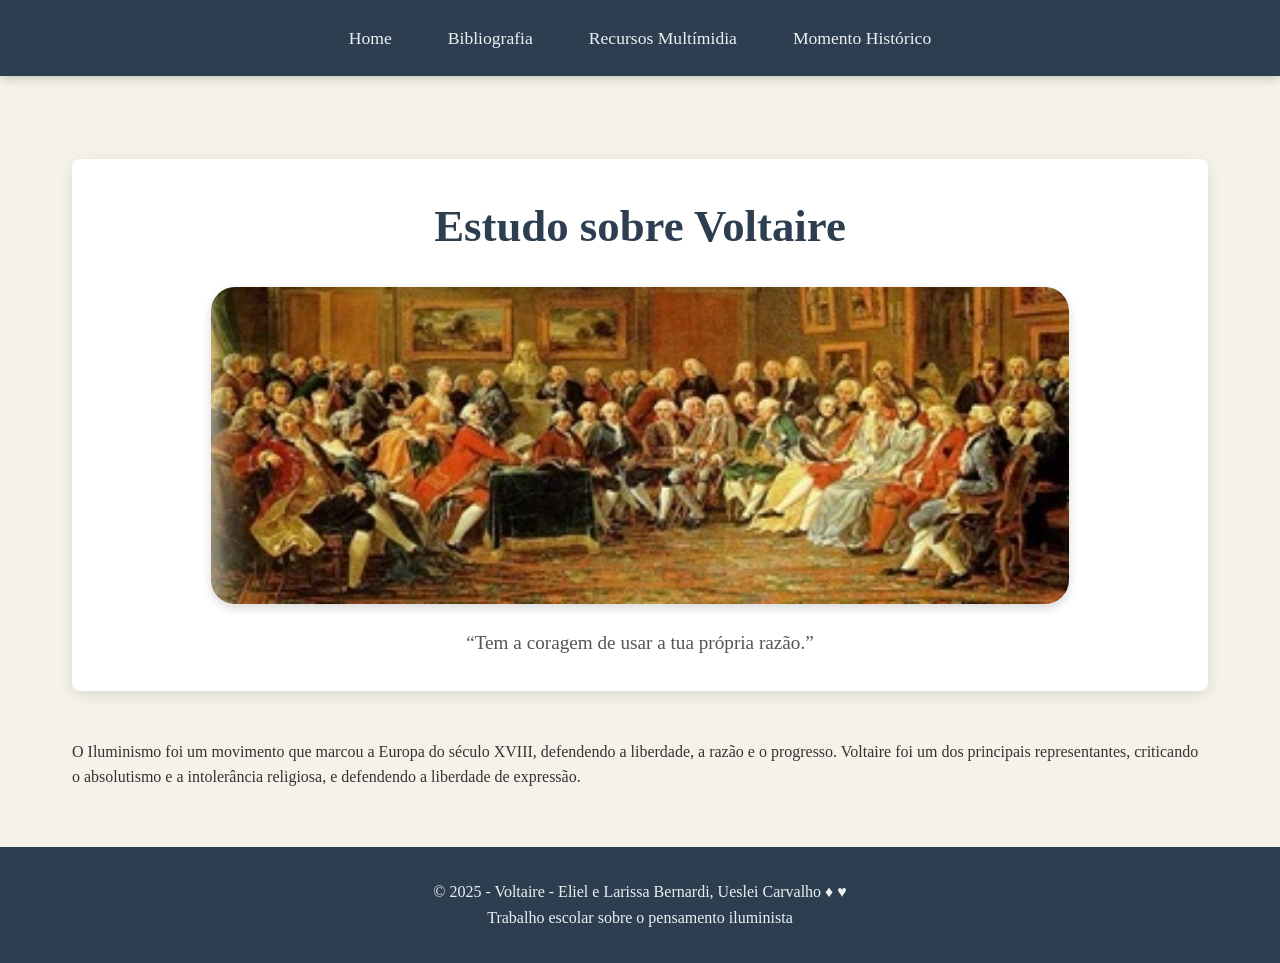
<file: index.html>
<!DOCTYPE html>
<html lang="pt-BR">
  <head>
    <meta charset="UTF-8" />
    <meta name="viewport" content="width=device-width, initial-scale=1.0" />
    <link rel="stylesheet" href="../css/styles.css" />
    <link rel="stylesheet" href="../css/index.css" />
    <link rel="shortcut icon" href="../img/9_pontos.png" type="image/png" />
    <script src="../js/mobileMenu.js" defer></script>
    <title>Voltaire e o Século das Luzes</title>
  </head>
  <body>
    <header>
      <nav>
        <button class="hamburger" id="hamburger">☰</button>
        <div class="nav-links">
          <a href="../index.html">Home</a>
          <a href="/html/bibliografia.html">Bibliografia</a>
          <a href="/html/multimidia.html">Recursos Multímidia</a>
          <a href="/html/momento.html">Momento Histórico</a>
        </div>
      </nav>
    </header>

    <br /><br />

    <main>
      <div class="hero">
        <h1>Estudo sobre Voltaire</h1>
        <img
          src="../img/iluminismo.jpg"
          alt="Voltaire e o Iluminismo"
          class="img-tema"
        />
        <p>“Tem a coragem de usar a tua própria razão.”</p>
      </div>

      <div class="highlight">
        <p>
          O Iluminismo foi um movimento que marcou a Europa do século XVIII,
          defendendo a liberdade, a razão e o progresso. Voltaire foi um dos
          principais representantes, criticando o absolutismo e a intolerância
          religiosa, e defendendo a liberdade de expressão.
        </p>
      </div>
    </main>
    <br />
    <footer>
      <div class="conteudo-rodape">
        <p>&copy; 2025 - Voltaire - Eliel e Larissa Bernardi, Ueslei Carvalho &diams; &hearts; </p>
        <p>Trabalho escolar sobre o pensamento iluminista</p>
      </div>
    </footer>
  </body>
</html>
</file>
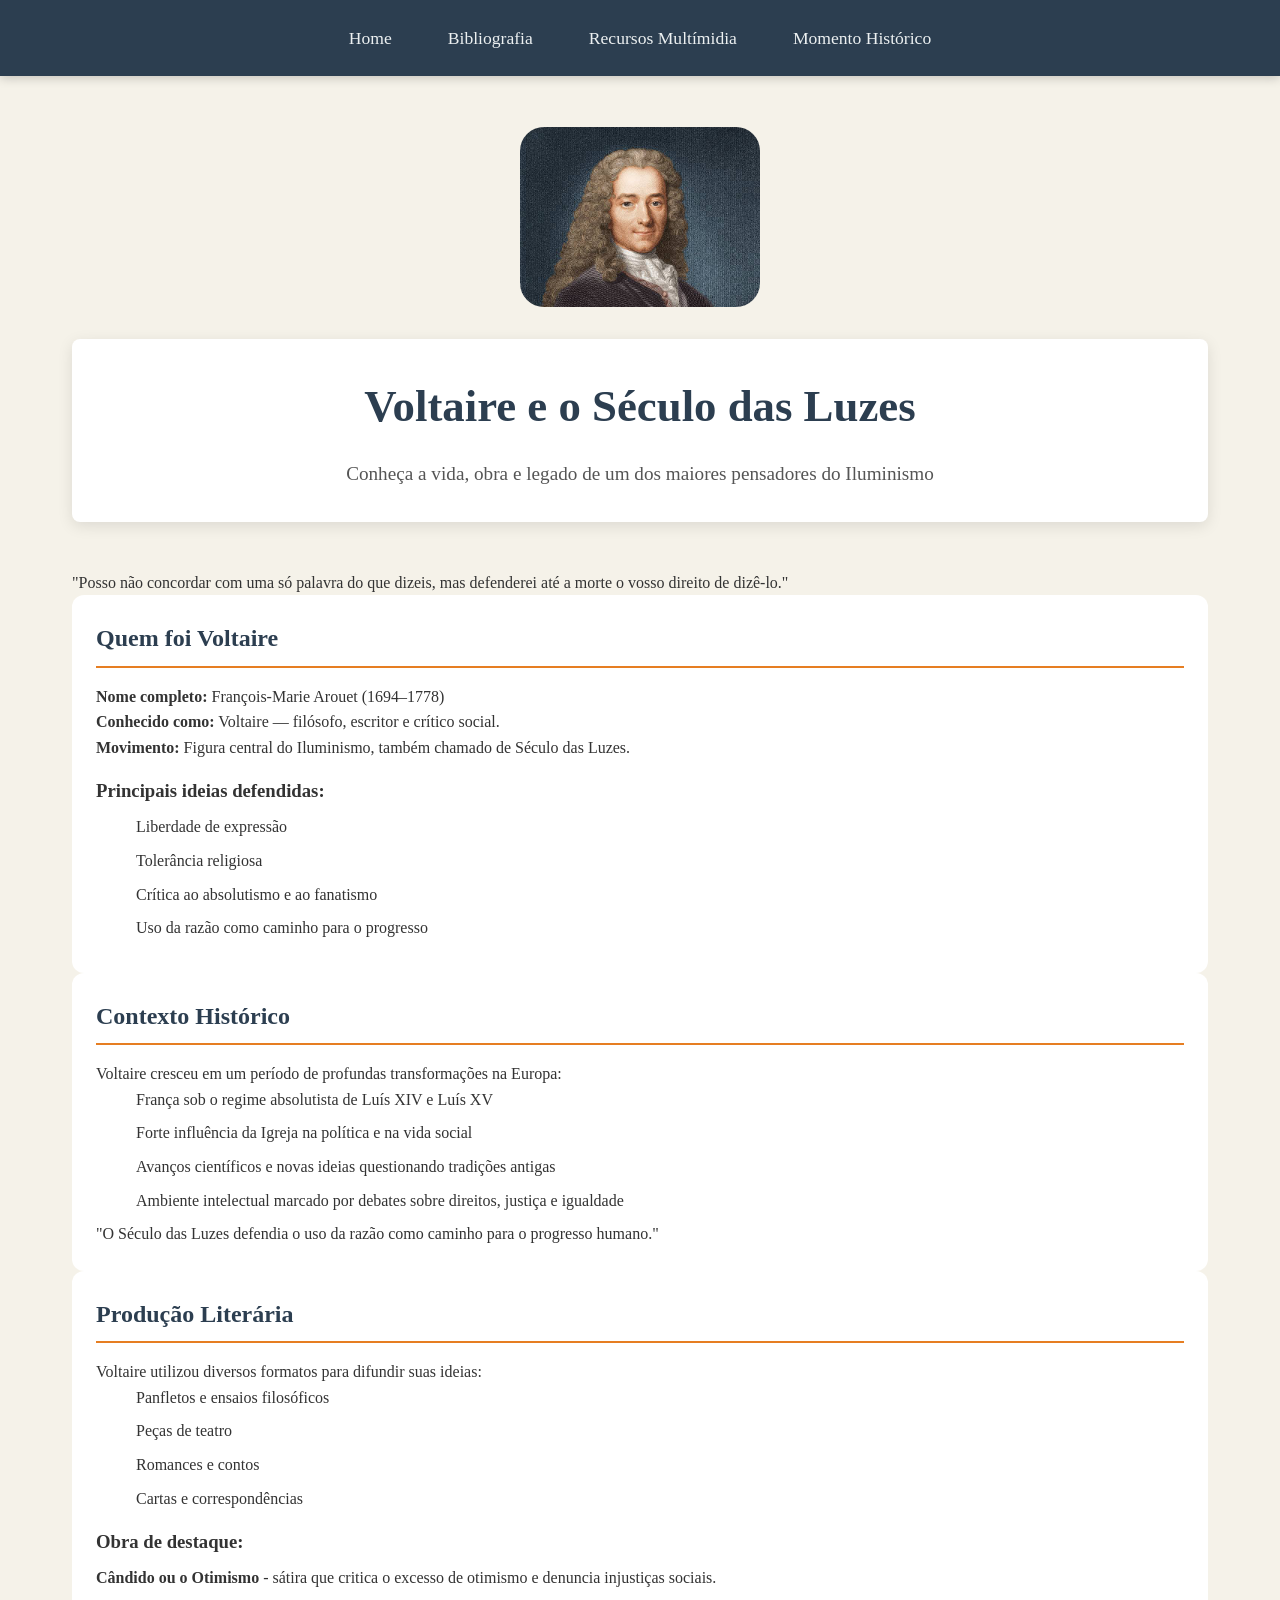
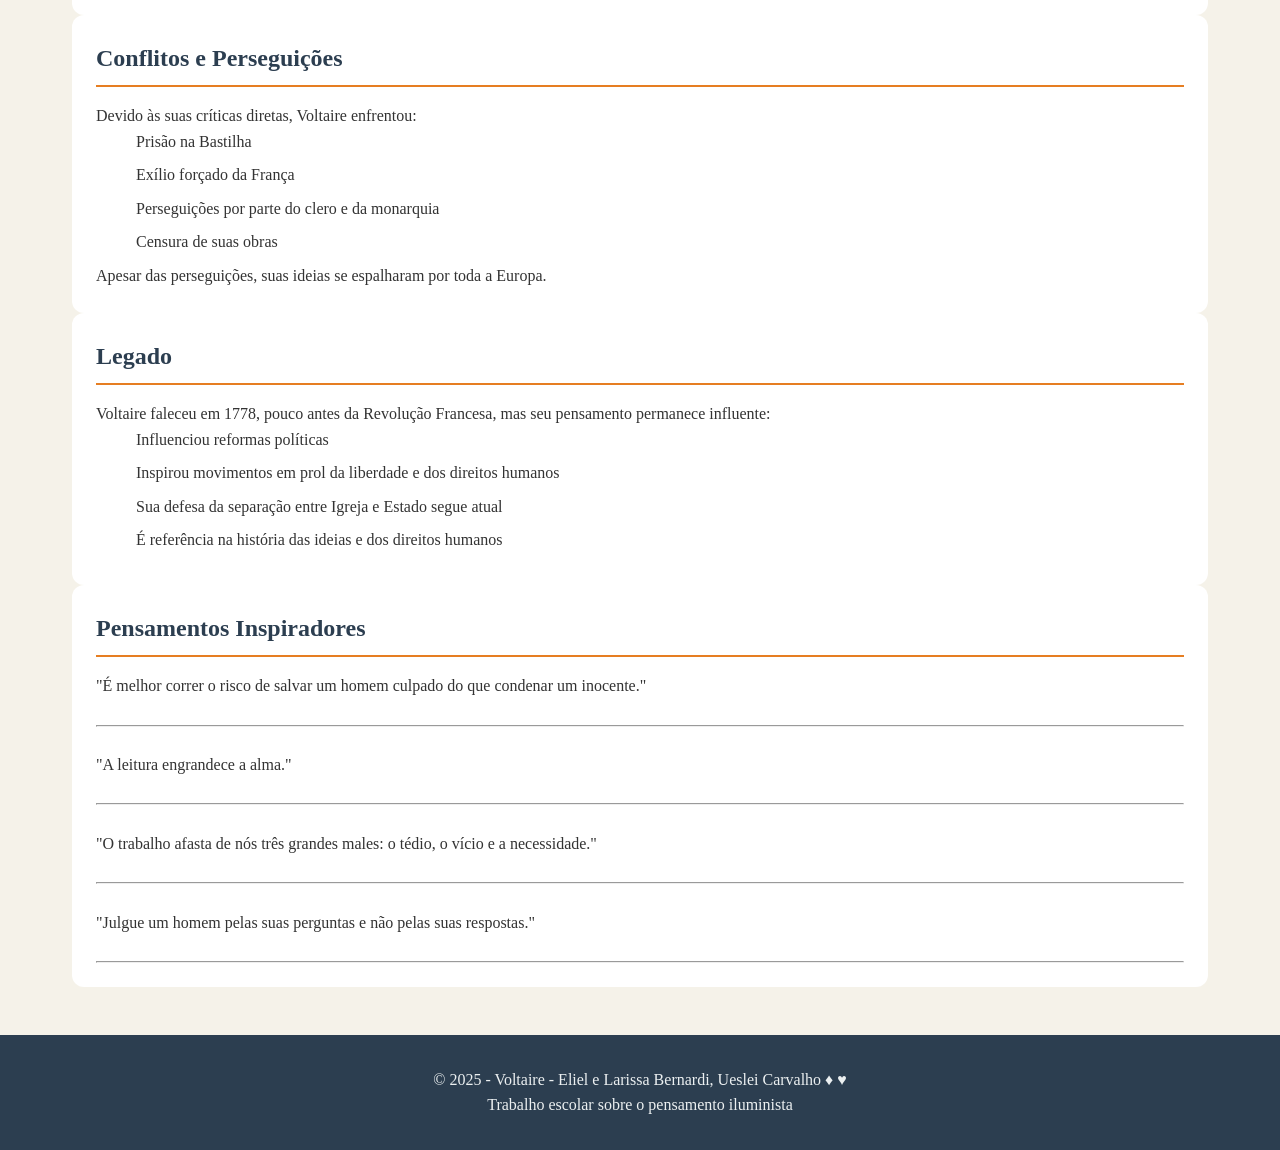
<file: html/bibliografia.html>
<!DOCTYPE html>
<html lang="pt-BR">
  <head>
    <meta charset="UTF-8" />
    <link rel="stylesheet" href="../css/styles.css" />
    <link rel="stylesheet" href="../css/bibliografia.css" />
    <script src="../js/mobileMenu.js" defer></script>
    <meta name="viewport" content="width=device-width, initial-scale=1.0" />
    <title>Voltaire e o Século das Luzes</title>
  </head>

  <body>
    <header>
      <nav>
        <button class="hamburger" id="hamburger">☰</button>
        <div class="nav-links">
          <a href="../index.html">Home</a>
          <a href="/html/bibliografia.html">Bibliografia</a>
          <a href="/html/multimidia.html">Recursos Multímidia</a>
          <a href="/html/momento.html">Momento Histórico</a>
        </div>
      </nav>
    </header>
    <br />
    <br />
    <img src="../img/voltaire.jpg" alt="img" class="img-tema" />
    <main>
      <div class="hero">
        <h1>Voltaire e o Século das Luzes</h1>
        <p>
          Conheça a vida, obra e legado de um dos maiores pensadores do
          Iluminismo
        </p>
      </div>

      <div class="highlight">
        <p>
          "Posso não concordar com uma só palavra do que dizeis, mas defenderei
          até a morte o vosso direito de dizê-lo."
        </p>
      </div>

      <div class="container">
        <div class="card">
          <h2>Quem foi Voltaire</h2>
          <p>
            <strong>Nome completo:</strong> François-Marie Arouet (1694–1778)
          </p>
          <p>
            <strong>Conhecido como:</strong> Voltaire — filósofo, escritor e
            crítico social.
          </p>
          <p>
            <strong>Movimento:</strong> Figura central do Iluminismo, também
            chamado de Século das Luzes.
          </p>

          <h3>Principais ideias defendidas:</h3>
          <ul>
            <li>Liberdade de expressão</li>
            <li>Tolerância religiosa</li>
            <li>Crítica ao absolutismo e ao fanatismo</li>
            <li>Uso da razão como caminho para o progresso</li>
          </ul>
        </div>

        <div class="card">
          <h2>Contexto Histórico</h2>
          <p>
            Voltaire cresceu em um período de profundas transformações na
            Europa:
          </p>
          <ul>
            <li>França sob o regime absolutista de Luís XIV e Luís XV</li>
            <li>Forte influência da Igreja na política e na vida social</li>
            <li>
              Avanços científicos e novas ideias questionando tradições antigas
            </li>
            <li>
              Ambiente intelectual marcado por debates sobre direitos, justiça e
              igualdade
            </li>
          </ul>
          "O Século das Luzes defendia o uso da razão como caminho para o
          progresso humano."
        </div>

        <div class="card">
          <h2>Produção Literária</h2>
          <p>Voltaire utilizou diversos formatos para difundir suas ideias:</p>
          <ul>
            <li>Panfletos e ensaios filosóficos</li>
            <li>Peças de teatro</li>
            <li>Romances e contos</li>
            <li>Cartas e correspondências</li>
          </ul>

          <h3>Obra de destaque:</h3>
          <p>
            <strong>Cândido ou o Otimismo</strong> - sátira que critica o
            excesso de otimismo e denuncia injustiças sociais.
          </p>
        </div>

        <div class="card">
          <h2>Conflitos e Perseguições</h2>
          <p>Devido às suas críticas diretas, Voltaire enfrentou:</p>
          <ul>
            <li>Prisão na Bastilha</li>
            <li>Exílio forçado da França</li>
            <li>Perseguições por parte do clero e da monarquia</li>
            <li>Censura de suas obras</li>
          </ul>
          <p>
            Apesar das perseguições, suas ideias se espalharam por toda a
            Europa.
          </p>
        </div>

        <div class="card">
          <h2>Legado</h2>
          <p>
            Voltaire faleceu em 1778, pouco antes da Revolução Francesa, mas seu
            pensamento permanece influente:
          </p>
          <ul>
            <li>Influenciou reformas políticas</li>
            <li>
              Inspirou movimentos em prol da liberdade e dos direitos humanos
            </li>
            <li>Sua defesa da separação entre Igreja e Estado segue atual</li>
            <li>É referência na história das ideias e dos direitos humanos</li>
          </ul>
        </div>

        <div class="card">
          <h2>Pensamentos Inspiradores</h2>

          <p>
            "É melhor correr o risco de salvar um homem culpado do que condenar
            um inocente."
          </p>
          <br />
          <hr />
          <br />
          "A leitura engrandece a alma."
          <br /><br />
          <hr />
          <br />
          <p>
            "O trabalho afasta de nós três grandes males: o tédio, o vício e a
            necessidade."
          </p>
          <br />
          <hr />
          <br />
          <p>
            "Julgue um homem pelas suas perguntas e não pelas suas respostas."
          </p>
          <br />
          <hr />
        </div>
      </div>
    </main>
    <footer>
      <div class="conteudo-rodape">
        <p>&copy; 2025 - Voltaire - Eliel e Larissa Bernardi, Ueslei Carvalho &diams; &hearts; </p>
        <p>Trabalho escolar sobre o pensamento iluminista</p>
      </div>
    </footer>
  </body>
</html>
</file>
<file: css/styles.css>
/* estilização padrão do site, headers, footers, e responsividade do header*/
/* RESET BASE */
* {
  margin: 0;
  padding: 0;
  box-sizing: border-box;
  font-family: "Georgia", serif;
}

html,
body {
  height: 100vh;
}

body {
  flex-direction: column;
  background-color: #f5f2e9;
  color: #333;
  line-height: 1.6;
}

/* HEADER */
header {
  background-color: #2c3e50;
  padding: 1rem 0;
  box-shadow: 0 2px 10px rgba(0, 0, 0, 0.2);
}

nav {
  max-width: 1200px;
  margin: 0 auto;
  padding: 0 2rem;
}

nav div {
  display: flex;
  justify-content: center;
  flex-wrap: wrap;
  gap: 2rem;
}

.hamburger {
  display: none;
  font-size: 2rem;
  background: none;
  border: none;
  color: #ecf0f1;
  cursor: pointer;
}

nav a {
  color: #ecf0f1;
  text-decoration: none;
  font-size: 1.3rem;
  padding: 0.5rem 1rem;
  border-radius: 4px;
}

nav a:hover {
  background-color: #fff;
  color: #222;
  transition: background-color 0.3s ease;
}

/* FOOTER */
footer {
  background-color: #2c3e50;
  color: #ecf0f1;
  text-align: center;
  padding: 2rem;
}

.nav-links {
  display: flex;
  justify-content: center;
  align-items: center;
  gap: 1.5rem;
}

.nav-links a {
  color: #ecf0f1;
  text-decoration: none;
  font-size: 1.1rem;
  padding: 0.5rem 1rem;
  border-radius: 4px;
}

@media (max-width: 768px) {
  .hamburger {
    display: block;
  }

  .nav-links {
    display: none;
    flex-direction: column;
    align-items: flex-start;
    gap: 0;
    background-color: #2c3e50;
    position: absolute;
    top: 70px;
    right: 0;
    width: 200px;
    padding: 1rem;
    border-radius: 8px 0 0 8px;
    box-shadow: -2px 2px 8px rgba(0, 0, 0, 0.2);
  }

  .nav-links.active {
    display: flex;
  }

  .nav-links a {
    font-size: 1rem;
    width: 100%;
    padding: 0.8rem 0;
  }
}
</file>
<file: css/index.css>
/* ================= MAIN ================= */
main {
  max-width: 1200px;
  margin: 2rem auto;
  padding: 0 2rem;
  flex: 1;
}

.img-tema {
  border-radius: 24px;
  box-shadow: 0 4px 10px rgba(0, 0, 0, 0.15);
  height: auto;
  max-width: 100%;
  width: 80%;
  display: block;
  margin: 1.5rem auto;
}

.image-cont {
  position: relative;
  display: inline-block;
  width: 40%;
  margin: 0 auto;
}

.hero {
  text-align: center;
  margin-bottom: 3rem;
  padding: 2rem;
  background-color: #fff;
  border-radius: 8px;
  box-shadow: 0 4px 15px rgba(0, 0, 0, 0.1);
}

.hero h1 {
  font-size: 2.8rem;
  color: #2c3e50;
  margin-bottom: 1rem;
}

.hero p {
  font-size: 1.2rem;
  max-width: 800px;
  margin: 0 auto;
  color: #555;
}

.container {
  display: grid;
  grid-template-columns: repeat(auto-fit, minmax(300px, 1fr));
  gap: 2rem;
  margin-bottom: 3rem;
}

.card {
  background-color: #fff;
  border-radius: 8px;
  padding: 1.5rem;
}

.card h2 {
  color: #2c3e50;
  margin-bottom: 1rem;
  padding-bottom: 0.5rem;
  border-bottom: 2px solid #e67e22;
}

.card h3 {
  margin: 1rem 0 0.5rem;
}

.card ul {
  list-style-type: none;
  padding-left: 1rem;
}

.card li {
  margin-bottom: 0.5rem;
  position: relative;
  padding-left: 1.5rem;
}

.card li:before {
  font-weight: bold;
  position: absolute;
  left: 0;
}

/* ================= FOOTER ================= */
footer {
  background-color: #2c3e50;
  color: #ecf0f1;
  text-align: center;
  padding: 2rem;
}

/* ================= MEDIA QUERIES ================= */

/* Tablets */
@media (max-width: 992px) {
  .hero h1 {
    font-size: 2.2rem;
  }
  .hero p {
    font-size: 1rem;
  }
  .image-cont {
    width: 60%;
  }
}

/* Smartphones médios */
@media (max-width: 768px) {
  .hero {
    padding: 1.5rem;
  }

  .hero h1 {
    font-size: 2rem;
  }

  .hero p {
    font-size: 0.95rem;
  }

  .image-cont {
    width: 80%;
  }
}

/* Smartphones pequenos */
@media (max-width: 480px) {
  nav {
    padding: 0 1rem;
  }

  .nav-links a {
    font-size: 0.9rem;
    padding: 0.4rem 0.8rem;
  }

  .hero {
    padding: 1rem;
  }

  .hero h1 {
    font-size: 1.6rem;
  }

  .hero p {
    font-size: 0.9rem;
  }

  .image-cont {
    width: 100%;
  }

  .container {
    grid-template-columns: 1fr;
  }
}
</file>
<file: css/bibliografia.css>
/* Conteúdo principal */
main {
    max-width: 1200px;
    margin: 2rem auto;
    padding: 0 2rem;
}
.img-tema {
    border-radius: 24px;
    box-shadow: #333;
    height: 20%;
    width: auto;
    text-align: center;
    display: block;
    margin: 0 auto;
}
.image-cont {
    position: relative;
    display: inline-block;
    width: 40%;
    margin: 0 auto;
  }
  
.hero {
    text-align: center;
    margin-bottom: 3rem;
    padding: 2rem;
    background-color: #fff;
    border-radius: 8px;
    box-shadow: 0 4px 15px rgba(0, 0, 0, 0.1);
}

.hero h1 {
    font-size: 2.8rem;
    color: #2c3e50;
    margin-bottom: 1rem;
}

.hero p {
    font-size: 1.2rem;
    max-width: 800px;
    margin: 0 auto;
    color: #555;
}

.container {
    gap: 2rem;
    margin-bottom: 3rem;
}

.card {
    background-color: #fff;
    border-radius: 12px;
    padding: 1.5rem;
    
  
}

.card h2 {
    color: #2c3e50;
    margin-bottom: 1rem;
    padding-bottom: 0.5rem;
    border-bottom: 2px solid #e67e22;
}

.card h3 {

    margin: 1rem 0 0.5rem;
}

.card ul {
    list-style-type: none;
    padding-left: 1rem;
}

.card li {
    margin-bottom: 0.5rem;
    position: relative;
    padding-left: 1.5rem;
}

.card li:before {
    font-weight: bold;
    position: absolute;
    left: 0;
}

blockquote {
    font-style: italic;
    color: #555;
    padding-left: 1rem;
    margin: 1.5rem 0;
}
</file>
